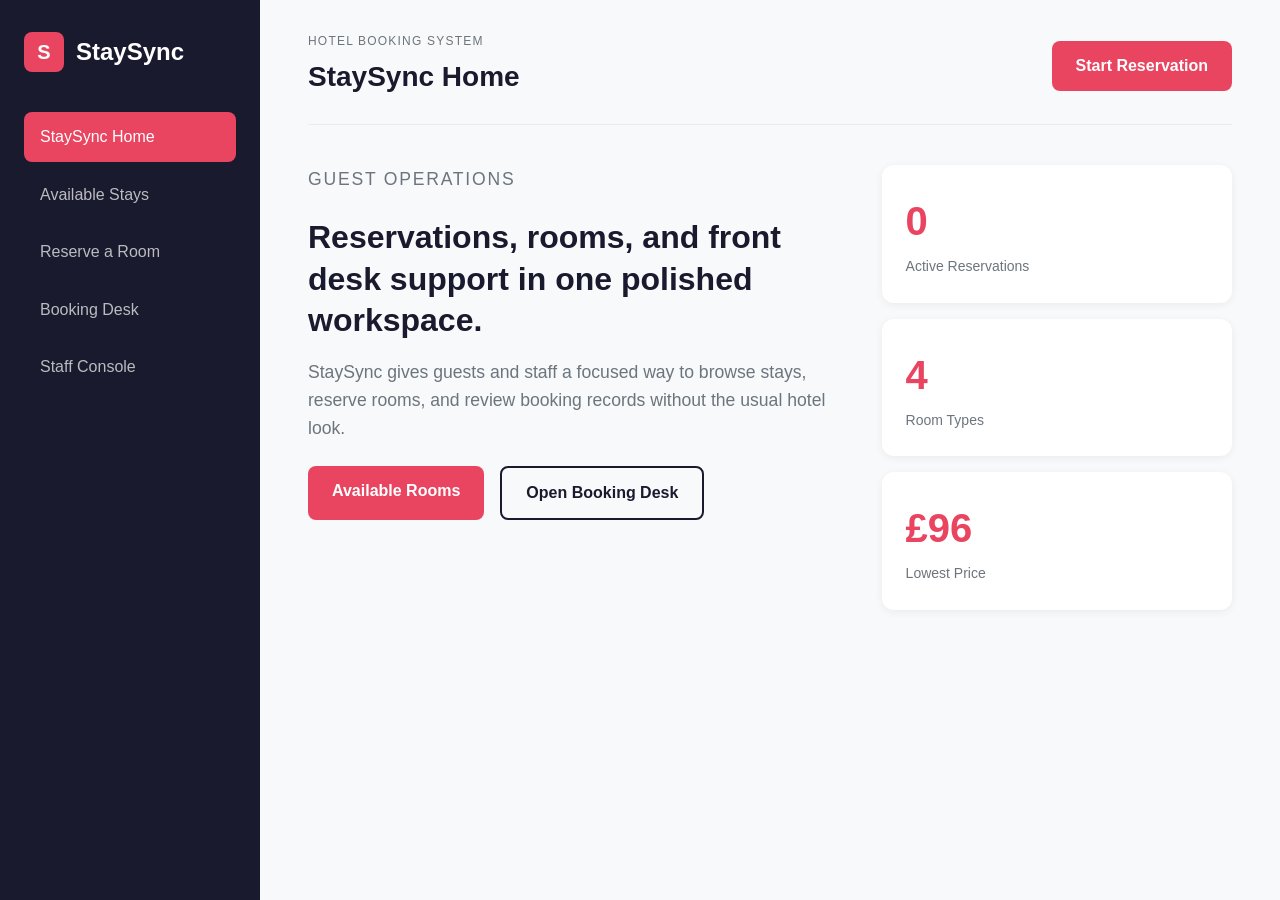
<file: index.html>
<!-- Home Page -->
<!DOCTYPE html>
<html lang="en">
<head>
  <meta charset="UTF-8">
  <meta name="viewport" content="width=device-width, initial-scale=1.0">
  <title>StaySync Home</title>
  <link rel="stylesheet" href="style.css">
</head>
<body data-page="home">
  <!-- Layout -->
  <div class="app-shell">
    <!-- Sidebar -->
    <aside class="sidebar">
      <a class="brand" href="index.html">
        <span class="brand-mark">S</span>
        <span>StaySync</span>
      </a>

      <nav class="nav-links" aria-label="Main navigation">
        <a class="active" href="index.html">StaySync Home</a>
        <a href="rooms.html">Available Stays</a>
        <a href="booking.html">Reserve a Room</a>
        <a href="manage.html">Booking Desk</a>
        <a href="admin.html">Staff Console</a>
      </nav>
    </aside>

    <main class="main-area">
      <!-- Header -->
      <header class="topbar">
        <div>
          <p class="eyebrow">Hotel booking system</p>
          <h1>StaySync Home</h1>
        </div>
        <a class="primary-action" href="booking.html">Start Reservation</a>
      </header>

      <!-- Hero section -->
      <section class="hero-grid">
        <div class="hero-panel">
          <p class="eyebrow">Guest operations</p>
          <h2>Reservations, rooms, and front desk support in one polished workspace.</h2>
          <p>StaySync gives guests and staff a focused way to browse stays, reserve rooms, and review booking records without the usual hotel look.</p>
          <div class="hero-actions">
            <a class="primary-action" href="rooms.html">Available Rooms</a>
            <a class="ghost-action" href="manage.html">Open Booking Desk</a>
          </div>
        </div>

        <!-- Summary cards -->
        <div class="status-board" aria-label="Reservation summary">
          <div class="metric-card">
            <span class="metric-number" id="homeBookingCount">0</span>
            <span class="metric-label">Active Reservations</span>
          </div>

          <div class="metric-card">
            <span class="metric-number">4</span>
            <span class="metric-label">Room Types</span>
          </div>
          <div class="metric-card">
            <span class="metric-number">£96</span>
            <span class="metric-label">Lowest Price</span>
          </div>
        </div>
      </section>
    </main>
  </div>

  <!-- JavaScript -->
  <script src="script.js"></script>
</body>
</html>
</file>
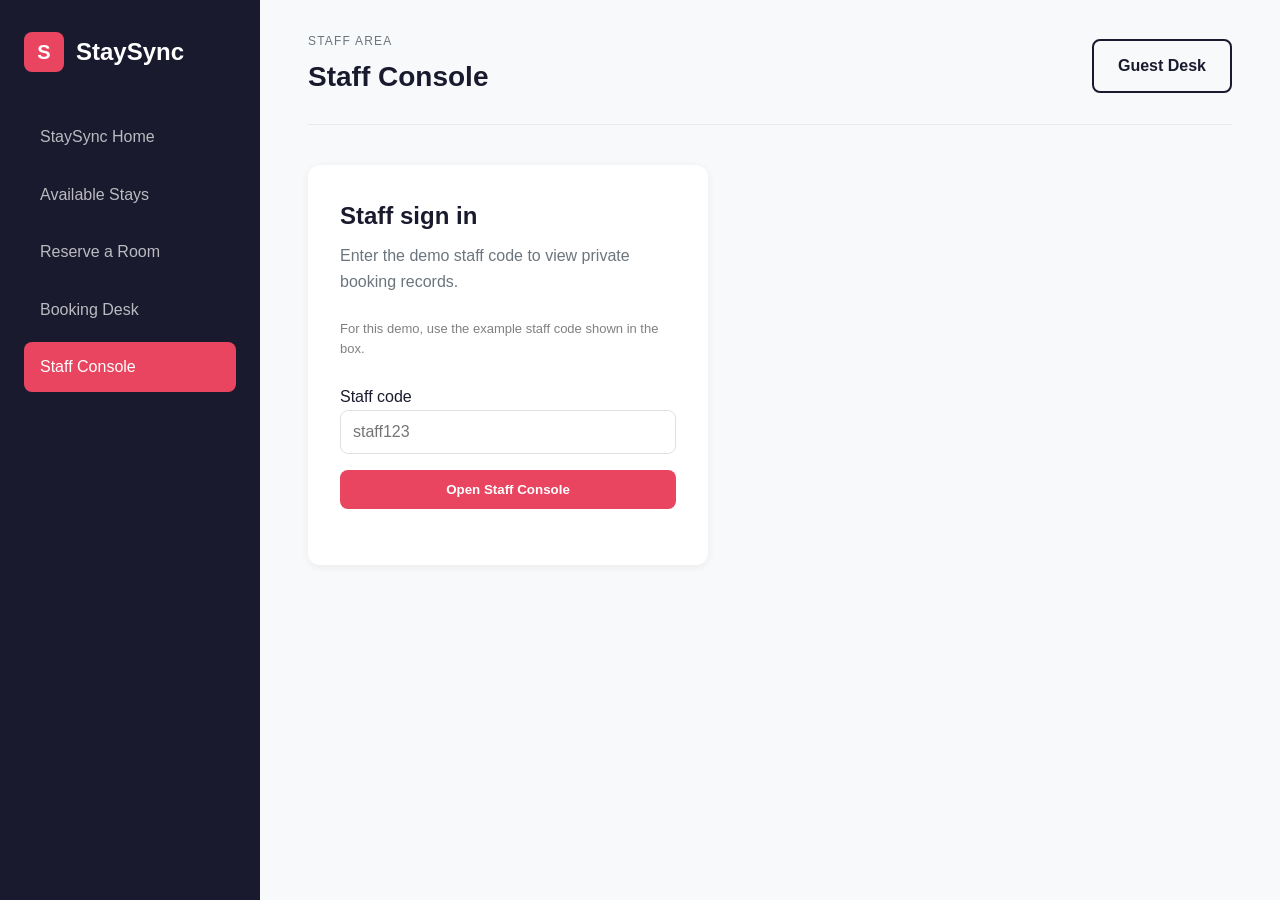
<file: admin.html>
<!-- Staff Console -->
<!DOCTYPE html>
<html lang="en">
<head>
  <meta charset="UTF-8">
  <meta name="viewport" content="width=device-width, initial-scale=1.0">
  <title>Staff Console</title>
  <link rel="stylesheet" href="style.css">
</head>
<body data-page="admin">
  <div class="app-shell">
    <!-- Sidebar -->
    <aside class="sidebar">
      <a class="brand" href="index.html">
        <span class="brand-mark">S</span>
        <span>StaySync</span>
      </a>

      <nav class="nav-links" aria-label="Main navigation">
        <a href="index.html">StaySync Home</a>
        <a href="rooms.html">Available Stays</a>
        <a href="booking.html">Reserve a Room</a>
        <a href="manage.html">Booking Desk</a>
        <a class="active" href="admin.html">Staff Console</a>
      </nav>
    </aside>

    <main class="main-area">
      <!-- Header -->
      <header class="topbar">
        <div>
          <p class="eyebrow">Staff area</p>
          <h1>Staff Console</h1>
        </div>
        <a class="ghost-action" href="manage.html">Guest Desk</a>
      </header>

      <!-- Staff sign in -->
      <section class="staff-login-card" id="staffLoginCard">
        <h2>Staff sign in</h2>
        <p>Enter the demo staff code to view private booking records.</p>
        <p style="font-size: 13px; color: gray;">For this demo, use the example staff code shown in the box.</p>
        <form id="staffLoginForm">
          <label for="staffCode">Staff code</label>
          <input id="staffCode" type="password" placeholder="staff123" required>
          <button class="primary-action full-width" type="submit">Open Staff Console</button>
          <p class="success-message" id="staffLoginMessage" aria-live="polite"></p>
        </form>
      </section>

      <!-- Booking records -->
      <section class="console-card hidden" id="staffRecordsCard">
        <div class="console-header">
          <h2>All booking records</h2>
          <span class="record-count" id="adminRecordCount">0 records</span>
        </div>

        <table class="admin-table">
          <thead>
            <tr>
              <th>Guest</th>
              <th>Room</th>
              <th>Dates</th>
              <th>Guests</th>
              <th>Actions</th>
            </tr>
          </thead>

          <tbody id="adminRecordTable">
            <tr>
              <td colspan="5">Loading records...</td>
            </tr>
          </tbody>
        </table>
      </section>
    </main>
  </div>

  <!-- JavaScript -->
  <script src="script.js"></script>
</body>
</html>
</file>
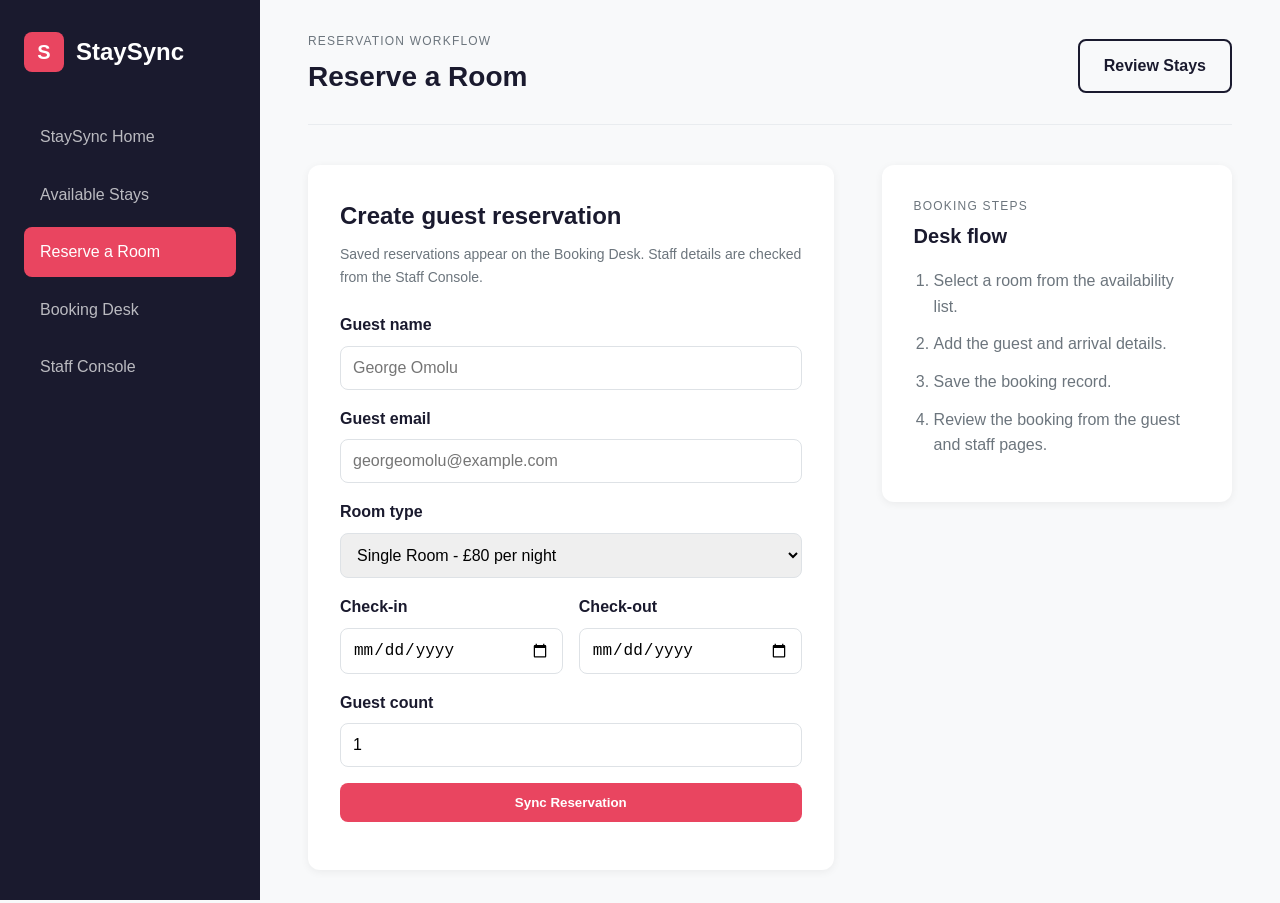
<file: booking.html>
<!DOCTYPE html>
<html lang="en">
<head>
  <meta charset="UTF-8">
  <meta name="viewport" content="width=device-width, initial-scale=1.0">
  <title>Reserve a Room</title>
  <link rel="stylesheet" href="style.css">
</head>
<body data-page="booking">
  <!-- Layout -->
  <div class="app-shell">
    <aside class="sidebar">
      <a class="brand" href="index.html">
        <span class="brand-mark">S</span>
        <span>StaySync</span>
      </a>
      <nav class="nav-links" aria-label="Main navigation">
        <a href="index.html">StaySync Home</a>
        <a href="rooms.html">Available Stays</a>
        <a class="active" href="booking.html">Reserve a Room</a>
        <a href="manage.html">Booking Desk</a>
        <a href="admin.html">Staff Console</a>
      </nav>
    </aside>

    <main class="main-area">
      <!-- Header -->
      <header class="topbar">
        <div>
          <p class="eyebrow">Reservation workflow</p>
          <h1>Reserve a Room</h1>
        </div>
        <a class="ghost-action" href="rooms.html">Review Stays</a>
      </header>

      <!-- Booking section -->
      <section class="booking-layout">
        <form class="booking-form" id="bookingForm">
          <h2>Create guest reservation</h2>
          <p class="form-note">Saved reservations appear on the Booking Desk. Staff details are checked from the Staff Console.</p>

          <label for="guestName">Guest name</label>
          <input id="guestName" name="guestName" type="text" placeholder="George Omolu" required>

          <label for="guestEmail">Guest email</label>
          <input id="guestEmail" name="guestEmail" type="email" placeholder="georgeomolu@example.com" required>

          <label for="roomChoice">Room type</label>
          <select id="roomChoice" name="roomChoice" required></select>

          <div class="form-row">
            <div>
              <label for="checkInDate">Check-in</label>
              <input id="checkInDate" name="checkInDate" type="date" required>
            </div>
            <div>
              <label for="checkOutDate">Check-out</label>
              <input id="checkOutDate" name="checkOutDate" type="date" required>
            </div>
          </div>

          <label for="guestCount">Guest count</label>
          <input id="guestCount" name="guestCount" type="number" min="1" max="6" value="1" required>

          <button class="primary-action full-width" type="submit">Sync Reservation</button>
          <p class="success-message" id="bookingMessage" aria-live="polite"></p>
        </form>

        <aside class="workflow-card">
          <p class="eyebrow">Booking steps</p>
          <h2>Desk flow</h2>
          <ol class="workflow-list">
            <li>Select a room from the availability list.</li>
            <li>Add the guest and arrival details.</li>
            <li>Save the booking record.</li>
            <li>Review the booking from the guest and staff pages.</li>
          </ol>
        </aside>
      </section>
    </main>
  </div>

  <script src="script.js"></script>
</body>
</html>
</file>
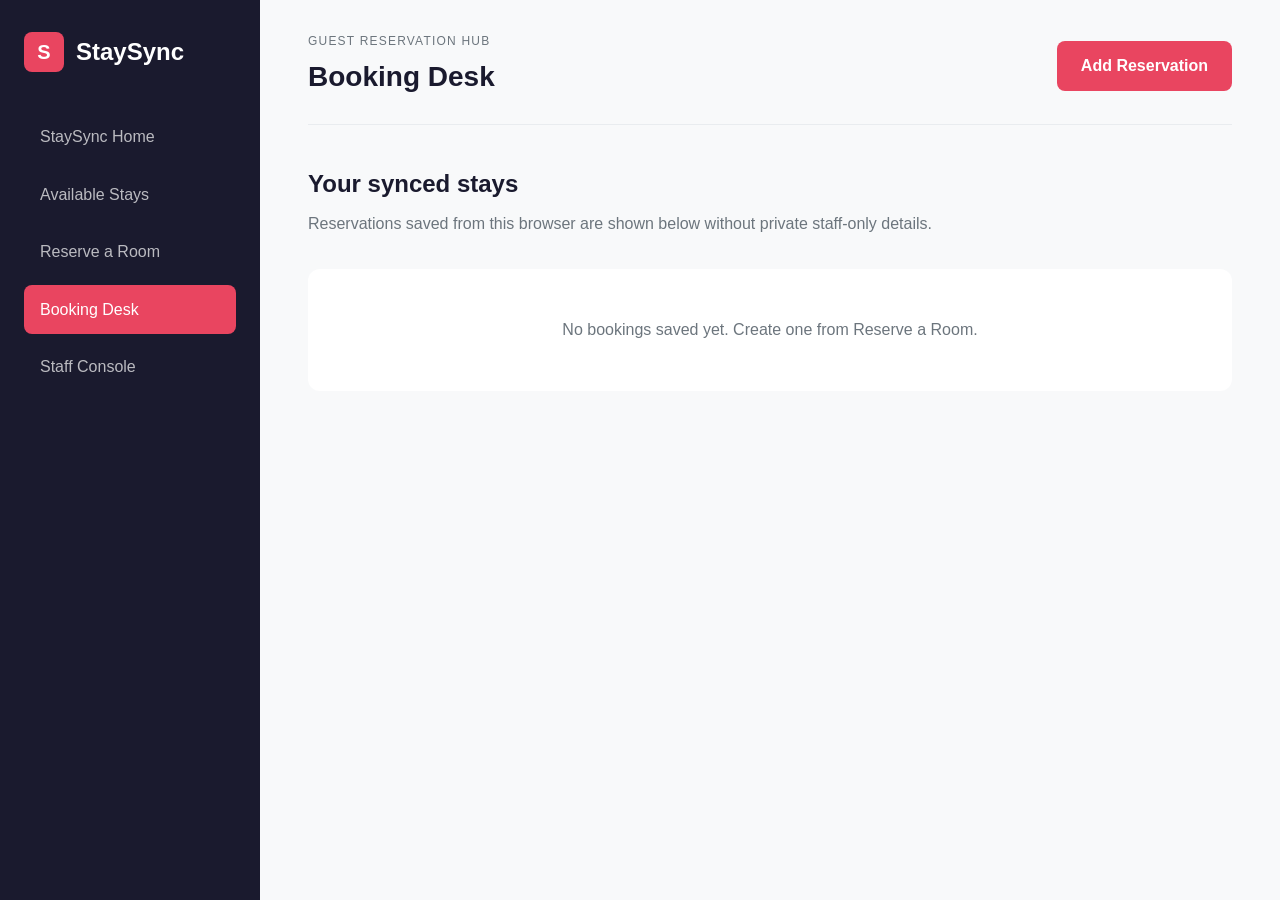
<file: manage.html>
<!-- Booking Desk -->
<!DOCTYPE html>
<html lang="en">
<head>
  <meta charset="UTF-8">
  <meta name="viewport" content="width=device-width, initial-scale=1.0">
  <title>Booking Desk</title>
  <link rel="stylesheet" href="style.css">
</head>
<body data-page="manage">
  <!-- Layout -->
  <div class="app-shell">
    <!-- Sidebar -->
    <aside class="sidebar">
      <a class="brand" href="index.html">
        <span class="brand-mark">S</span>
        <span>StaySync</span>
      </a>

      <nav class="nav-links" aria-label="Main navigation">
        <a href="index.html">StaySync Home</a>
        <a href="rooms.html">Available Stays</a>
        <a href="booking.html">Reserve a Room</a>
        <a class="active" href="manage.html">Booking Desk</a>
        <a href="admin.html">Staff Console</a>
      </nav>
    </aside>

    <main class="main-area">
      <!-- Header -->
      <header class="topbar">
        <div>
          <p class="eyebrow">Guest reservation hub</p>
          <h1>Booking Desk</h1>
        </div>
        <a class="primary-action" href="booking.html">Add Reservation</a>
      </header>

      <!-- Guest bookings -->
      <section class="section-heading">
        <h2>Your synced stays</h2>
        <p>Reservations saved from this browser are shown below without private staff-only details.</p>
      </section>

      <section class="booking-list" id="guestReservationList"></section>
    </main>
  </div>

  <!-- JavaScript -->
  <script src="script.js"></script>
</body>
</html>
</file>
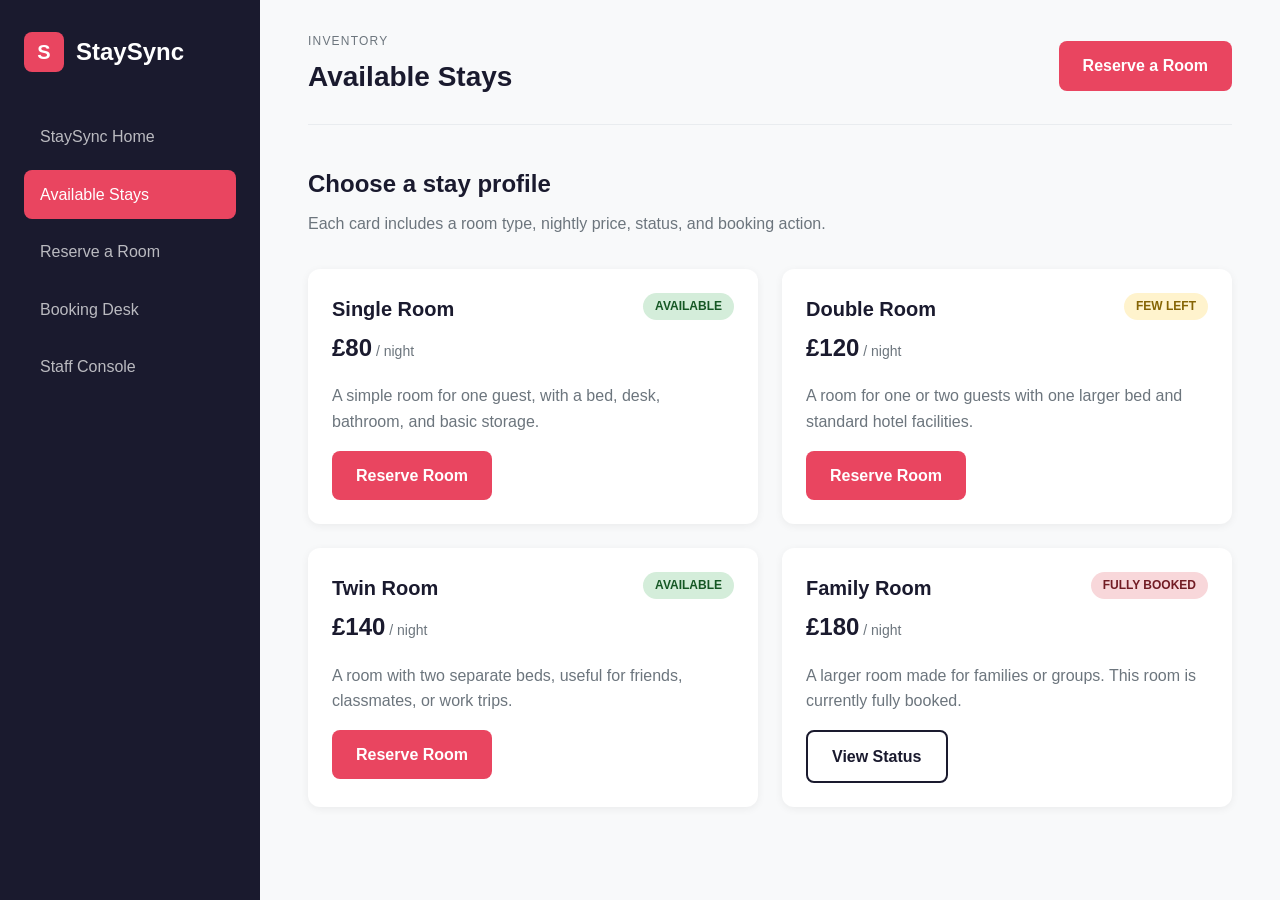
<file: rooms.html>
<!-- Available Stays -->
<!DOCTYPE html>
<html lang="en">
<head>
  <meta charset="UTF-8">
  <meta name="viewport" content="width=device-width, initial-scale=1.0">
  <title>Available Stays</title>
  <link rel="stylesheet" href="style.css">
</head>
<body data-page="rooms">
  <!-- Layout -->
  <div class="app-shell">
    <!-- Sidebar -->
    <aside class="sidebar">
      <a class="brand" href="index.html">
        <span class="brand-mark">S</span>
        <span>StaySync</span>
      </a>

      <nav class="nav-links" aria-label="Main navigation">
        <a href="index.html">StaySync Home</a>
        <a class="active" href="rooms.html">Available Stays</a>
        <a href="booking.html">Reserve a Room</a>
        <a href="manage.html">Booking Desk</a>
        <a href="admin.html">Staff Console</a>
      </nav>
    </aside>

    <main class="main-area">
      <!-- Header -->
      <header class="topbar">
        <div>
          <p class="eyebrow">Inventory</p>
          <h1>Available Stays</h1>
        </div>
        <a class="primary-action" href="booking.html">Reserve a Room</a>
      </header>

      <!-- Room list -->
      <section class="section-heading">
        <h2>Choose a stay profile</h2>
        <p>Each card includes a room type, nightly price, status, and booking action.</p>
      </section>

      <section class="room-grid" id="roomList"></section>
    </main>
  </div>

  <!-- JavaScript -->
  <script src="script.js"></script>
</body>
</html>
</file>
<file: style.css>
/* StaySync - Modern Hotel Booking System */

/* CSS Reset and Base */
*, *::before, *::after {
  box-sizing: border-box;
  margin: 0;
  padding: 0;
}

html {
  font-size: 16px;
  -webkit-font-smoothing: antialiased;
}

body {
  font-family: -apple-system, BlinkMacSystemFont, "Segoe UI", Roboto, Oxygen, Ubuntu, sans-serif;
  line-height: 1.6;
  color: #1a1a2e;
  background-color: #f8f9fa;
  min-height: 100vh;
}

/* App Shell Layout */
.app-shell {
  display: flex;
  min-height: 100vh;
}

/* Sidebar */
.sidebar {
  width: 260px;
  background: #1a1a2e;
  color: #fff;
  padding: 2rem 1.5rem;
  position: fixed;
  height: 100vh;
  display: flex;
  flex-direction: column;
}

.brand {
  display: flex;
  align-items: center;
  gap: 0.75rem;
  color: #fff;
  text-decoration: none;
  font-size: 1.5rem;
  font-weight: 700;
  margin-bottom: 2.5rem;
}

.brand-mark {
  width: 40px;
  height: 40px;
  background: #e94560;
  border-radius: 8px;
  display: flex;
  align-items: center;
  justify-content: center;
  font-size: 1.25rem;
}

.nav-links {
  display: flex;
  flex-direction: column;
  gap: 0.5rem;
}

.nav-links a {
  color: rgba(255, 255, 255, 0.7);
  text-decoration: none;
  padding: 0.75rem 1rem;
  border-radius: 8px;
  transition: all 0.2s ease;
}

.nav-links a:hover {
  background: rgba(255, 255, 255, 0.1);
  color: #fff;
}

.nav-links a.active {
  background: #e94560;
  color: #fff;
}

/* Main Content Area */
.main-area {
  flex: 1;
  margin-left: 260px;
  padding: 2rem 3rem;
}

/* Topbar */
.topbar {
  display: flex;
  justify-content: space-between;
  align-items: center;
  margin-bottom: 2.5rem;
  padding-bottom: 1.5rem;
  border-bottom: 1px solid #e9ecef;
}

.eyebrow {
  font-size: 0.75rem;
  text-transform: uppercase;
  letter-spacing: 0.1em;
  color: #6c757d;
  margin-bottom: 0.25rem;
}

.topbar h1 {
  font-size: 1.75rem;
  font-weight: 700;
  color: #1a1a2e;
}

/* Buttons */
.primary-action {
  display: inline-block;
  background: #e94560;
  color: #fff;
  text-decoration: none;
  padding: 0.75rem 1.5rem;
  border-radius: 8px;
  font-weight: 600;
  border: none;
  cursor: pointer;
  transition: all 0.2s ease;
}

.primary-action:hover {
  background: #d13650;
  transform: translateY(-1px);
}

.ghost-action {
  display: inline-block;
  background: transparent;
  color: #1a1a2e;
  text-decoration: none;
  padding: 0.75rem 1.5rem;
  border-radius: 8px;
  font-weight: 600;
  border: 2px solid #1a1a2e;
  transition: all 0.2s ease;
}

.ghost-action:hover {
  background: #1a1a2e;
  color: #fff;
}

.full-width {
  width: 100%;
  text-align: center;
}

/* Hero Section */
.hero-grid {
  display: grid;
  grid-template-columns: 1.5fr 1fr;
  gap: 3rem;
}

.hero-panel h2 {
  font-size: 2rem;
  font-weight: 700;
  margin-bottom: 1rem;
  line-height: 1.3;
}

.hero-panel p {
  color: #6c757d;
  margin-bottom: 1.5rem;
  font-size: 1.1rem;
}

.hero-actions {
  display: flex;
  gap: 1rem;
}

/* Status Board */
.status-board {
  display: flex;
  flex-direction: column;
  gap: 1rem;
}

.metric-card {
  background: #fff;
  padding: 1.5rem;
  border-radius: 12px;
  box-shadow: 0 2px 8px rgba(0, 0, 0, 0.06);
}

.metric-number {
  display: block;
  font-size: 2.5rem;
  font-weight: 700;
  color: #e94560;
}

.metric-label {
  font-size: 0.875rem;
  color: #6c757d;
}

/* Section Heading */
.section-heading {
  margin-bottom: 2rem;
}

.section-heading h2 {
  font-size: 1.5rem;
  margin-bottom: 0.5rem;
}

.section-heading p {
  color: #6c757d;
}

/* Room Grid */
.room-grid {
  display: grid;
  grid-template-columns: repeat(auto-fill, minmax(300px, 1fr));
  gap: 1.5rem;
}

.room-card {
  background: #fff;
  padding: 1.5rem;
  border-radius: 12px;
  box-shadow: 0 2px 8px rgba(0, 0, 0, 0.06);
}

.room-topline {
  display: flex;
  justify-content: space-between;
  align-items: flex-start;
  margin-bottom: 1rem;
}

.room-topline h3 {
  font-size: 1.25rem;
  margin-bottom: 0.25rem;
}

.price {
  font-size: 1.5rem;
  font-weight: 700;
  color: #1a1a2e;
}

.price span {
  font-size: 0.875rem;
  font-weight: 400;
  color: #6c757d;
}

.status-badge {
  display: inline-block;
  padding: 0.25rem 0.75rem;
  border-radius: 20px;
  font-size: 0.75rem;
  font-weight: 600;
  text-transform: uppercase;
}

.status-ready {
  background: #d4edda;
  color: #155724;
}

.status-limited {
  background: #fff3cd;
  color: #856404;
}

.status-full {
  background: #f8d7da;
  color: #721c24;
}

.room-card p {
  color: #6c757d;
  margin-bottom: 1rem;
}

/* Booking Layout */
.booking-layout {
  display: grid;
  grid-template-columns: 1.5fr 1fr;
  gap: 3rem;
}

.booking-form {
  background: #fff;
  padding: 2rem;
  border-radius: 12px;
  box-shadow: 0 2px 8px rgba(0, 0, 0, 0.06);
}

.booking-form h2 {
  font-size: 1.5rem;
  margin-bottom: 0.5rem;
}

.form-note {
  color: #6c757d;
  margin-bottom: 1.5rem;
  font-size: 0.875rem;
}

.booking-form label {
  display: block;
  font-weight: 600;
  margin-bottom: 0.5rem;
  color: #1a1a2e;
}

.booking-form input,
.booking-form select,
.booking-form textarea {
  width: 100%;
  padding: 0.75rem;
  border: 1px solid #dee2e6;
  border-radius: 8px;
  font-size: 1rem;
  margin-bottom: 1rem;
  transition: border-color 0.2s ease;
}

.booking-form input:focus,
.booking-form select:focus,
.booking-form textarea:focus {
  outline: none;
  border-color: #e94560;
}

.form-row {
  display: grid;
  grid-template-columns: 1fr 1fr;
  gap: 1rem;
}

.success-message {
  margin-top: 1rem;
  color: #28a745;
  font-weight: 500;
}

/* Workflow Card */
.workflow-card {
  background: #fff;
  padding: 2rem;
  border-radius: 12px;
  box-shadow: 0 2px 8px rgba(0, 0, 0, 0.06);
  height: fit-content;
}

.workflow-card h2 {
  font-size: 1.25rem;
  margin-bottom: 1rem;
}

.workflow-list {
  padding-left: 1.25rem;
}

.workflow-list li {
  color: #6c757d;
  margin-bottom: 0.75rem;
}

/* Booking List */
.booking-list {
  display: flex;
  flex-direction: column;
  gap: 1rem;
}

.booking-item {
  background: #fff;
  padding: 1.5rem;
  border-radius: 12px;
  box-shadow: 0 2px 8px rgba(0, 0, 0, 0.06);
  display: flex;
  justify-content: space-between;
  align-items: center;
}

.booking-item h3 {
  font-size: 1.125rem;
  margin-bottom: 0.5rem;
}

.booking-meta {
  display: flex;
  gap: 1rem;
  font-size: 0.875rem;
  color: #6c757d;
  margin-bottom: 0.5rem;
}

.booking-item p {
  color: #6c757d;
  font-size: 0.875rem;
}

.empty-state {
  text-align: center;
  padding: 3rem;
  color: #6c757d;
  background: #fff;
  border-radius: 12px;
}

/* Staff Login Card */
.staff-login-card {
  background: #fff;
  padding: 2rem;
  border-radius: 12px;
  box-shadow: 0 2px 8px rgba(0, 0, 0, 0.06);
  max-width: 400px;
}

.staff-login-card h2 {
  font-size: 1.5rem;
  margin-bottom: 0.5rem;
}

.staff-login-card p {
  color: #6c757d;
  margin-bottom: 1.5rem;
}

.staff-login-card input {
  width: 100%;
  padding: 0.75rem;
  border: 1px solid #dee2e6;
  border-radius: 8px;
  font-size: 1rem;
  margin-bottom: 1rem;
}

.staff-login-card input:focus {
  outline: none;
  border-color: #e94560;
}

/* Console Card */
.console-card {
  background: #fff;
  padding: 2rem;
  border-radius: 12px;
  box-shadow: 0 2px 8px rgba(0, 0, 0, 0.06);
}

.console-header {
  display: flex;
  justify-content: space-between;
  align-items: center;
  margin-bottom: 1.5rem;
}

.console-header h2 {
  font-size: 1.25rem;
}

.record-count {
  color: #6c757d;
  font-size: 0.875rem;
}

/* Admin Table */
.admin-table {
  width: 100%;
  border-collapse: collapse;
}

.admin-table th,
.admin-table td {
  padding: 1rem;
  text-align: left;
  border-bottom: 1px solid #e9ecef;
}

.admin-table th {
  font-weight: 600;
  color: #6c757d;
  font-size: 0.75rem;
  text-transform: uppercase;
  letter-spacing: 0.05em;
}

.admin-table td {
  color: #1a1a2e;
}

.admin-table small {
  color: #6c757d;
  font-size: 0.875rem;
}

.admin-table button {
  background: transparent;
  border: 1px solid #dee2e6;
  padding: 0.25rem 0.75rem;
  border-radius: 4px;
  cursor: pointer;
  margin-right: 0.5rem;
  font-size: 0.875rem;
}

.admin-table button:hover {
  background: #f8f9fa;
}

/* Hidden utility */
.hidden {
  display: none;
}

/* Responsive */
@media (max-width: 1024px) {
  .hero-grid,
  .booking-layout {
    grid-template-columns: 1fr;
  }
  
  .sidebar {
    width: 200px;
    padding: 1.5rem 1rem;
  }
  
  .main-area {
    margin-left: 200px;
    padding: 1.5rem 2rem;
  }
}

@media (max-width: 768px) {
  .app-shell {
    flex-direction: column;
  }
  
  .sidebar {
    position: relative;
    width: 100%;
    height: auto;
    padding: 1rem;
  }
  
  .nav-links {
    flex-direction: row;
    flex-wrap: wrap;
  }
  
  .main-area {
    margin-left: 0;
    padding: 1rem;
  }
  
  .topbar {
    flex-direction: column;
    align-items: flex-start;
    gap: 1rem;
  }
  
  .room-grid {
    grid-template-columns: 1fr;
  }
  
  .form-row {
    grid-template-columns: 1fr;
  }
  
  .booking-item {
    flex-direction: column;
    align-items: flex-start;
    gap: 1rem;
  }
}
</file>
